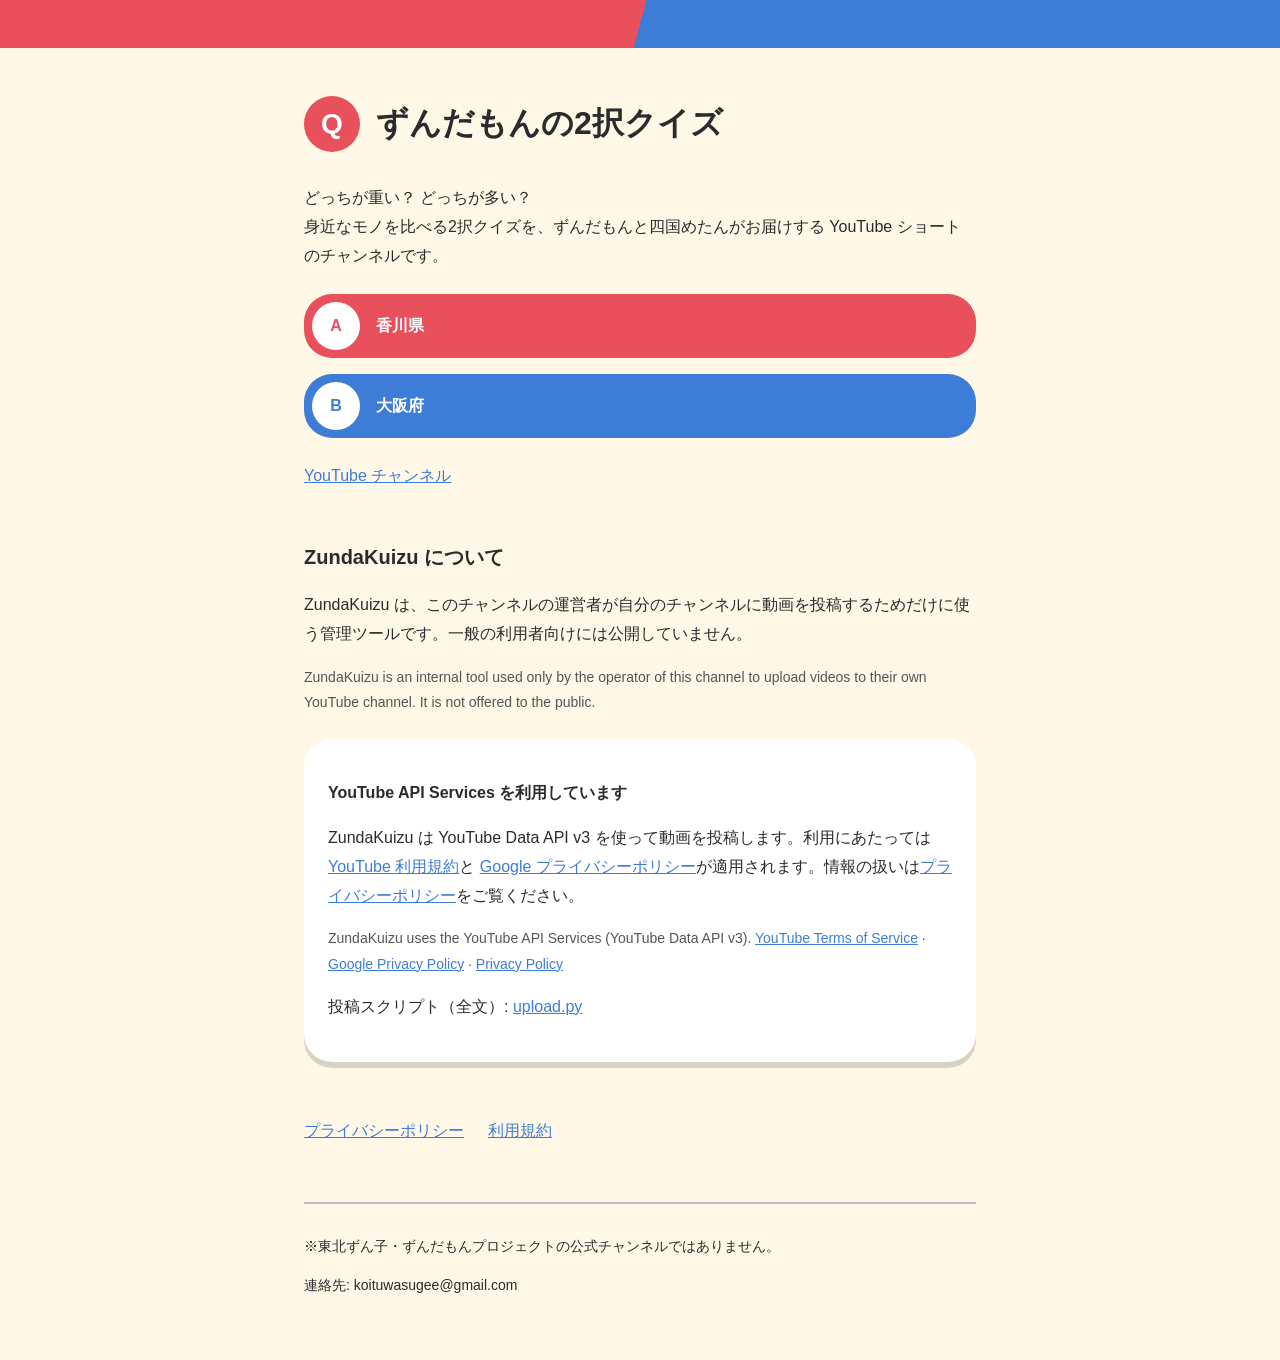
<file: index.html>
<!doctype html>
<html lang="ja">
<head>
<meta charset="utf-8">
<meta name="viewport" content="width=device-width, initial-scale=1">
<title>ずんだもんの2択クイズ</title>
<meta name="description" content="身近なモノを比べる2択クイズの YouTube ショートチャンネル">
<link rel="stylesheet" href="style.css">
</head>
<body>
<div class="band"></div>
<main>
  <h1 class="title"><span class="q">Q</span>ずんだもんの2択クイズ</h1>

  <p>どっちが重い？ どっちが多い？<br>身近なモノを比べる2択クイズを、ずんだもんと四国めたんがお届けする YouTube ショートのチャンネルです。</p>

  <div class="choices" aria-hidden="true">
    <div class="choice a"><b>A</b>香川県</div>
    <div class="choice b"><b>B</b>大阪府</div>
  </div>

  <p><a href="https://www.youtube.com/channel/UCIOG8KiUSZecC9Xasb06RGQ">YouTube チャンネル</a></p>

  <h2>ZundaKuizu について</h2>
  <p>ZundaKuizu は、このチャンネルの運営者が自分のチャンネルに動画を投稿するためだけに使う管理ツールです。一般の利用者向けには公開していません。</p>
  <p lang="en" class="note">ZundaKuizu is an internal tool used only by the operator of this channel to upload videos to their own YouTube channel. It is not offered to the public.</p>

  <div class="card">
    <p><strong>YouTube API Services を利用しています</strong></p>
    <p>ZundaKuizu は YouTube Data API v3 を使って動画を投稿します。利用にあたっては <a href="https://www.youtube.com/t/terms">YouTube 利用規約</a>と <a href="https://policies.google.com/privacy">Google プライバシーポリシー</a>が適用されます。情報の扱いは<a href="privacy.html">プライバシーポリシー</a>をご覧ください。</p>
    <p lang="en" class="note">ZundaKuizu uses the YouTube API Services (YouTube Data API v3). <a href="https://www.youtube.com/t/terms">YouTube Terms of Service</a> · <a href="https://policies.google.com/privacy">Google Privacy Policy</a> · <a href="privacy.html">Privacy Policy</a></p>
    <p>投稿スクリプト（全文）: <a href="upload.py">upload.py</a></p>
  </div>

  <nav>
    <a href="privacy.html">プライバシーポリシー</a>
    <a href="terms.html">利用規約</a>
  </nav>

  <footer>
    <p>※東北ずん子・ずんだもんプロジェクトの公式チャンネルではありません。</p>
    <p>連絡先: koituwasugee@gmail.com</p>
  </footer>
</main>
</body>
</html>
</file>
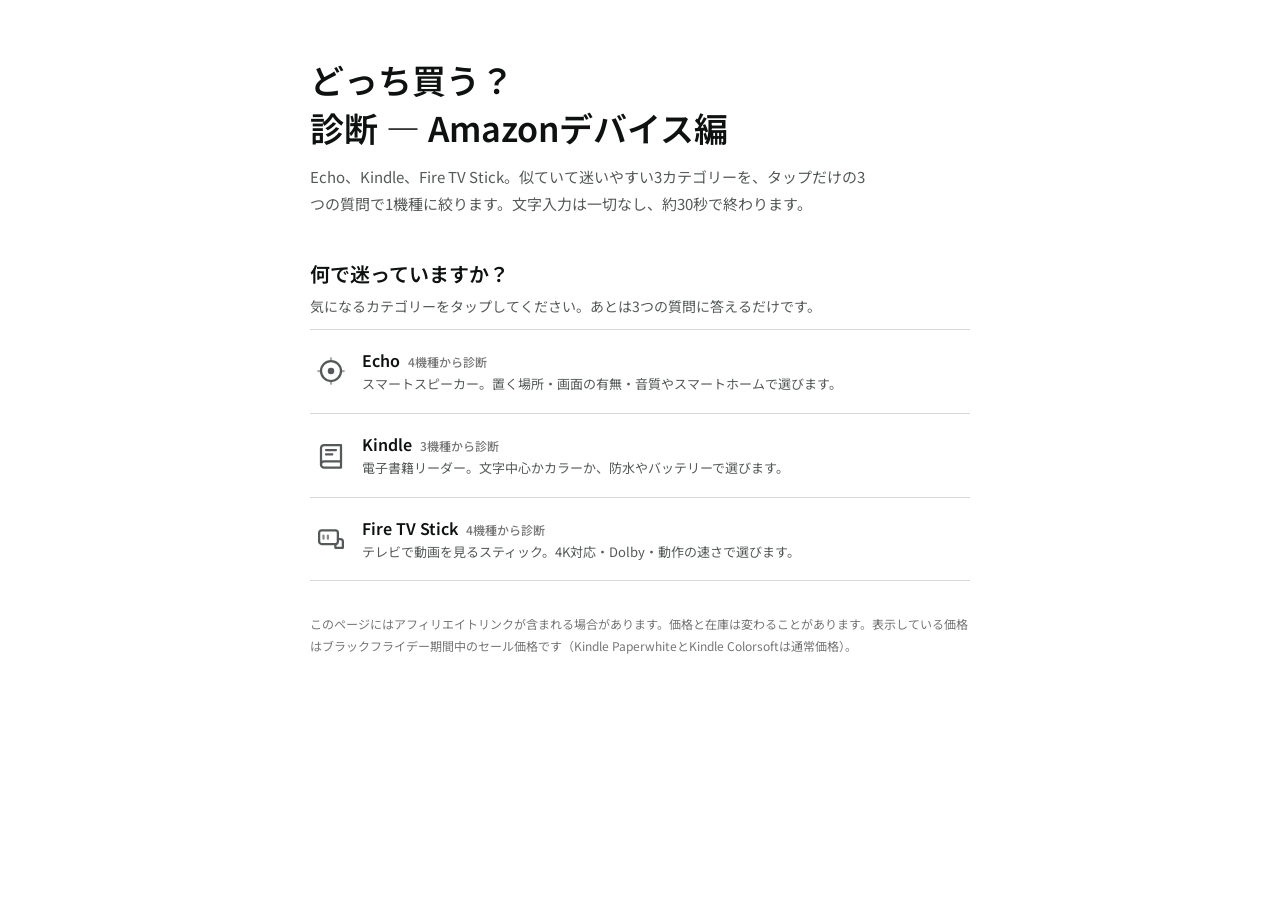
<file: shindan/index.html>
<!doctype html>
<html lang="ja">
<head>
<meta charset="utf-8" />
<meta name="viewport" content="width=device-width, initial-scale=1, viewport-fit=cover" />
<meta name="color-scheme" content="light dark" />
<link rel="icon" href="data:," />
<title>どっち買う？診断 | Amazonデバイス編</title>
<link rel="preconnect" href="https://fonts.googleapis.com">
<link rel="preconnect" href="https://fonts.gstatic.com" crossorigin>
<link href="https://fonts.googleapis.com/css2?family=Noto+Sans+JP:wght@400;500;700;800;900&display=swap" rel="stylesheet">
<style>
  :root{
    --bg:#ffffff;
    --surface:#ffffff;
    --hover:#f0f2f2;
    --ink:#0f1111;
    --ink-2:#565959;
    --ink-3:#767676;
    --line:#d5d9d9;
    --accent:#ff9900;
    --buy:#ffd814;
    --buy-hover:#f7ca00;
    color-scheme:light;
  }
  *{box-sizing:border-box}
  html{scroll-behavior:smooth}
  body{
    margin:0;
    font-family:"Noto Sans JP", "Hiragino Kaku Gothic ProN","Hiragino Sans", system-ui, -apple-system, sans-serif;
    background:var(--bg);
    color:var(--ink);
    line-height:1.7;
    -webkit-font-smoothing:antialiased;
  }
  button{font-family:inherit; cursor:pointer; color:inherit}
  a{color:inherit}
  .wrap{max-width:700px; margin:0 auto; padding:0 20px 48px}

  /* ---------- Hero ---------- */
  .hero{padding:40px 0 4px}
  .hero h1{
    font-size:30px; line-height:1.4; font-weight:600;
    margin:0 0 12px;
  }
  .hero p{margin:0; color:var(--ink-2); font-size:15px; line-height:1.8; max-width:560px}

  /* Sections */
  .section-head{margin:36px 0 4px}
  .section-head h2{font-size:20px; font-weight:600; margin:0}
  .section-sub{font-size:14px; color:var(--ink-2); margin:0 0 10px}

  /* Category rows */
  .cat-list{border-top:1px solid var(--line)}
  .cat-card{
    width:100%; text-align:left;
    background:none; border:0; border-bottom:1px solid var(--line); border-radius:0;
    padding:18px 4px;
    display:flex; gap:14px; align-items:center;
    transition:background .15s;
  }
  .cat-card:hover, .cat-card:focus-visible{background:var(--hover); outline:none}
  .cat-icon{
    flex:0 0 auto; width:34px; height:34px;
    display:grid; place-items:center; color:var(--ink-2);
  }
  .cat-body{flex:1; min-width:0}
  .cat-body strong{font-size:16px; font-weight:600; color:var(--ink); display:flex; align-items:baseline; gap:8px; flex-wrap:wrap}
  .cat-body strong em{font-style:normal; font-size:12px; font-weight:500; color:var(--ink-3)}
  .cat-body p{margin:2px 0 0; font-size:13px; color:var(--ink-2); line-height:1.6}
  .cat-arrow{display:none}

  .disclaimer{
    margin-top:32px; font-size:12px; line-height:1.8; color:var(--ink-3);
  }

  /* ---------- Quiz ---------- */
  .view{display:none}
  .view.active{display:block; animation:fadeIn .22s ease}
  @keyframes fadeIn{from{opacity:0; transform:translateY(6px)} to{opacity:1; transform:none}}
  @media (prefers-reduced-motion: reduce){ .view.active{animation:none} }

  .quiz-top{margin-top:24px}
  .back-btn{
    display:inline-flex; align-items:center; gap:6px;
    background:none; border:0; color:var(--ink-2);
    font-size:14px; font-weight:500; padding:8px 0; min-height:40px;
  }
  .progress-wrap{margin:16px 0 0}
  .progress-meta{display:flex; justify-content:space-between; font-size:13px; font-weight:500; color:var(--ink-2)}
  .progress-meta b{color:var(--ink); font-weight:600}
  .progress{height:6px; background:#eaeded; border-radius:999px; overflow:hidden; margin-top:8px}
  .progress i{display:block; height:100%; background:var(--accent); border-radius:999px; transition:width .3s ease}

  .q-card{margin-top:28px}
  .q-title{font-size:22px; font-weight:600; line-height:1.5; margin:0 0 18px}
  .options{border-top:1px solid var(--line)}
  .option-btn{
    width:100%; text-align:left; background:none;
    border:0; border-bottom:1px solid var(--line); border-radius:0; padding:16px 4px;
    display:block;
    transition:background .15s;
  }
  .option-btn:hover, .option-btn:focus-visible{background:var(--hover); outline:none}
  .option-btn.selected{background:var(--hover)}
  .option-text strong{font-size:15px; font-weight:500; display:block; line-height:1.5; color:var(--ink)}
  .option-text span{font-size:13px; color:var(--ink-2); display:block; margin-top:2px; line-height:1.6}

  /* ---------- Result ---------- */
  .result-card{margin-top:4px}
  .result-visual{padding:28px 0 20px; border-bottom:1px solid var(--line)}
  .result-visual .cat-name{font-size:13px; font-weight:500; color:var(--ink-2); margin:0 0 4px}
  .result-visual h2{font-size:30px; line-height:1.35; font-weight:600; margin:0}
  .result-visual p{margin:6px 0 0; color:var(--ink-2); font-size:15px; line-height:1.7}
  .result-body{padding:20px 0 0}
  .chips{margin-bottom:22px; font-size:13px; color:var(--ink-2)}
  .chips span:not(:last-child)::after{content:" ・"; color:var(--ink-3)}
  .why-box{margin-bottom:26px}
  .why-box h3{margin:0 0 6px; font-size:14px; font-weight:600}
  .why-box p{margin:0; font-size:15px; line-height:1.85; color:var(--ink)}
  .why-box p strong{font-weight:600}
  .price-row{
    display:flex; align-items:center; justify-content:space-between; gap:14px;
    margin:0 0 22px;
  }
  .price-row small{font-size:12px; color:var(--ink-3); display:block}
  .price-row strong{font-size:26px; font-weight:600; font-variant-numeric:tabular-nums}
  .amazon-btn{
    display:flex; align-items:center; justify-content:center; gap:8px;
    width:100%; min-height:50px; border-radius:999px;
    background:var(--buy); color:#0f1111; text-decoration:none;
    font-size:15px; font-weight:500;
  }
  .amazon-btn:hover{background:var(--buy-hover)}
  .amazon-btn:focus-visible{outline:2px solid var(--ink); outline-offset:2px}
  .result-actions{display:flex; gap:24px; align-items:center; margin-top:26px; flex-wrap:wrap}
  .btn-primary{
    min-height:46px; padding:0 22px; border-radius:999px;
    background:var(--surface); border:1px solid var(--line); color:var(--ink);
    font-size:14px; font-weight:500;
  }
  .btn-secondary{
    min-height:46px; padding:0;
    background:none; border:0; color:var(--ink-2);
    font-size:14px; font-weight:500; text-decoration:underline; text-underline-offset:3px;
  }
  .answers-recap{margin-top:36px}
  .answers-recap h3{font-size:13px; color:var(--ink-3); font-weight:600; margin:0 0 4px}
  .answers-recap ul{list-style:none; margin:0; padding:0; border-top:1px solid var(--line)}
  .answers-recap li{font-size:13px; border-bottom:1px solid var(--line); padding:10px 4px; display:flex; justify-content:space-between; gap:12px}
  .answers-recap li span{color:var(--ink-2); flex:1; min-width:0}
  .answers-recap li b{text-align:right; flex:0 0 auto; font-weight:500}

  footer{margin-top:44px; padding-top:16px; border-top:1px solid var(--line)}
  footer p{font-size:12px; color:var(--ink-3); line-height:1.8; margin:0 0 6px}
  @media (min-width:640px){
    .hero{padding-top:56px}
    .hero h1{font-size:34px}
    .result-visual h2{font-size:34px}
  }
</style>
</head>
<body>
<div class="wrap">

  <!-- ================= HOME ================= -->
  <section id="view-home" class="view active" aria-label="カテゴリー選択">
    <header class="hero">
      <h1>どっち買う？<br><span>診断</span> — Amazonデバイス編</h1>
      <p>Echo、Kindle、Fire TV Stick。似ていて迷いやすい3カテゴリーを、タップだけの3つの質問で1機種に絞ります。文字入力は一切なし、約30秒で終わります。</p>
      
    </header>

    

    <div class="section-head">
      <h2>何で迷っていますか？</h2>
      
    </div>
    <p class="section-sub">気になるカテゴリーをタップしてください。あとは3つの質問に答えるだけです。</p>

    <div class="cat-list" role="list">
      <button class="cat-card" data-cat="echo" type="button">
        <span class="cat-icon echo" aria-hidden="true">
          <svg width="30" height="30" viewBox="0 0 24 24" fill="none" stroke="currentColor" stroke-width="1.8" stroke-linecap="round"><circle cx="12" cy="12" r="8"/><circle cx="12" cy="12" r="2.6" fill="currentColor" stroke="none"/><path d="M12 1.8v2M12 20.2v2M1.8 12h2M20.2 12h2" opacity=".5"/></svg>
        </span>
        <span class="cat-body">
          <strong>Echo <em>4機種から診断</em></strong>
          <p>スマートスピーカー。置く場所・画面の有無・音質やスマートホームで選びます。</p>
        </span>
        <span class="cat-arrow" aria-hidden="true">›</span>
      </button>

      <button class="cat-card" data-cat="kindle" type="button">
        <span class="cat-icon kindle" aria-hidden="true">
          <svg width="30" height="30" viewBox="0 0 24 24" fill="none" stroke="currentColor" stroke-width="1.8" stroke-linecap="round" stroke-linejoin="round"><path d="M4 19.5A2.5 2.5 0 0 1 6.5 17H20V4H6.5A2.5 2.5 0 0 0 4 6.5v13z"/><path d="M4 19.5A2.5 2.5 0 0 0 6.5 22H20v-5"/><path d="M8 8h8M8 11.5h5"/></svg>
        </span>
        <span class="cat-body">
          <strong>Kindle <em>3機種から診断</em></strong>
          <p>電子書籍リーダー。文字中心かカラーか、防水やバッテリーで選びます。</p>
        </span>
        <span class="cat-arrow" aria-hidden="true">›</span>
      </button>

      <button class="cat-card" data-cat="firetv" type="button">
        <span class="cat-icon fire" aria-hidden="true">
          <svg width="30" height="30" viewBox="0 0 24 24" fill="none" stroke="currentColor" stroke-width="1.8" stroke-linecap="round" stroke-linejoin="round"><rect x="2.5" y="5" width="15" height="11" rx="2"/><path d="M17.5 12h2a2 2 0 0 1 2 2v5h-6v-3"/><path d="M6 9.2v2.6M9.5 9.2v2.6" opacity=".7"/></svg>
        </span>
        <span class="cat-body">
          <strong>Fire TV Stick <em>4機種から診断</em></strong>
          <p>テレビで動画を見るスティック。4K対応・Dolby・動作の速さで選びます。</p>
        </span>
        <span class="cat-arrow" aria-hidden="true">›</span>
      </button>
    </div>

    

    <p class="disclaimer">このページにはアフィリエイトリンクが含まれる場合があります。価格と在庫は変わることがあります。表示している価格はブラックフライデー期間中のセール価格です（Kindle PaperwhiteとKindle Colorsoftは通常価格）。</p>
  </section>

  <!-- ================= QUIZ ================= -->
  <section id="view-quiz" class="view" aria-label="診断の質問">
    <div class="quiz-top">
      <button class="back-btn" id="backBtn" type="button">← 戻る</button>
      <div class="progress-wrap">
        <div class="progress-meta"><span id="progressLabel">質問 1 / 3</span><span><b id="progressCat">Echo</b> 診断中</span></div>
        <div class="progress" aria-hidden="true"><i id="progressBar" style="width:33%"></i></div>
      </div>
    </div>
    <div class="q-card">
      
      <h2 class="q-title" id="qTitle"></h2>
      
      <div class="options" id="options"></div>
    </div>
    
  </section>

  <!-- ================= RESULT ================= -->
  <section id="view-result" class="view" aria-label="診断結果">

    <article class="result-card">
      <div class="result-visual">
        <p class="cat-name" id="rCat"></p>
        <h2 id="rName"></h2>
        <p id="rTagline"></p>
      </div>
      <div class="result-body">
        <div class="chips" id="rChips"></div>

        <div class="why-box">
          <h3>なぜこれがおすすめか</h3>
          <p id="rWhy"></p>
        </div>

        <div class="price-row">
          <div>
            <small id="rPriceLabel">通常価格</small>
            <strong id="rPrice"></strong>
          </div>
          
        </div>

        <a class="amazon-btn" id="rAmazon" href="#" target="_blank" rel="noopener noreferrer">
          Amazon.co.jpでこの機種を見る
          <svg width="18" height="18" viewBox="0 0 24 24" fill="none" stroke="currentColor" stroke-width="2.4" stroke-linecap="round" stroke-linejoin="round" aria-hidden="true"><path d="M7 17L17 7M9 7h8v8"/></svg>
        </a>
        

        <div class="result-actions">
          <button class="btn-primary" id="restartBtn" type="button">もう一度診断する</button>
          <button class="btn-secondary" id="changeCatBtn" type="button">別のカテゴリーを診断する</button>
        </div>

        <div class="answers-recap">
          <h3>あなたの回答</h3>
          <ul id="rAnswers"></ul>
        </div>
      </div>
    </article>

    

    <footer>
      <p>このページにはアフィリエイトリンクが含まれる場合があります。価格と在庫は変わることがあります。</p>
      <p>製品仕様・価格は変更される場合があります。購入前にAmazon.co.jpの商品ページで最新情報をご確認ください。</p>
    </footer>
  </section>

</div>

<script>
(function(){
  "use strict";

  var DATA = {
    echo: {
      label: "Echo",
      fullLabel: "Echo — スマートスピーカー",
      questions: [
        {
          title: "置く場所は？",
          hint: "主に使う部屋を選んでください。",
          options: [
            { label: "リビング", desc: "家族で使う・テレビの近く", scores: { dotmax: 2, dot5: 1 } },
            { label: "寝室", desc: "ベッドサイドに置きたい", scores: { time: 3, spot: 1, dot5: 1 } },
            { label: "キッチン・洗面所", desc: "タイマーや音楽に使いたい", scores: { dot5: 2, spot: 1 } },
            { label: "書斎・デスク周り", desc: "仕事や勉強のお供に", scores: { dot5: 2, dotmax: 1 } }
          ]
        },
        {
          title: "画面は要る？",
          hint: "声だけでも使えます。画面があると天気や時刻がひと目で分かります。",
          options: [
            { label: "画面はいらない", desc: "声だけで十分", scores: { dot5: 2, dotmax: 2 } },
            { label: "時計表示があれば十分", desc: "時刻がパッと見えればOK", scores: { time: 4, spot: 1 } },
            { label: "小さな画面付きがいい", desc: "天気・予定・カメラ映像も見たい", scores: { spot: 5 } }
          ]
        },
        {
          title: "何を重視する？",
          hint: "一番大事にしたいポイントを1つ選んでください。",
          options: [
            { label: "まずは安く試したい", desc: "初めてのスマートスピーカー", scores: { dot5: 3 } },
            { label: "音質とスマートホーム", desc: "音楽も家電操作も本格的に", scores: { dotmax: 4 } },
            { label: "バランスの良さ", desc: "価格と機能のちょうどよさ", scores: { dot5: 2, dotmax: 1 } },
            { label: "目覚まし・時計の使いやすさ", desc: "朝の起床と時間管理", scores: { time: 3 } }
          ]
        }
      ],
      results: {
        dot5: {
          name: "Echo Dot（第5世代）",
          tagline: "温度・人感センサー付きの定番モデル。初めての1台に。",
          chips: ["温度センサー", "人感センサー", "定番・バランス型"],
          why: "初めてのEchoにぴったりの定番モデルです。<strong>温度・人感センサー付き</strong>で、人の動きを照明やエアコンの操作のきっかけにもできます。価格を抑えつつ、音楽もスマートホームもバランスよく試したい方におすすめです。",
          price: "¥5,480",
          sale: true,
          search: "Echo Dot 第5世代",
          url: "https://www.amazon.co.jp/dp/B09B8SZLLG?tag=gamedevnamito-22"
        },
        dotmax: {
          name: "Echo Dot Max",
          tagline: "重低音とスマートホームハブ内蔵。音と拡張性で選ぶなら。",
          chips: ["重低音", "スマートホームハブ内蔵", "音質重視"],
          why: "重低音がしっかり響くので、<strong>リビングで音楽を楽しみたい方</strong>に最適です。スマートホームハブ内蔵で、対応家電をまとめて声で操作できます。音質とスマートホームの拡張性を重視するならこちらです。",
          price: "¥8,980",
          sale: true,
          search: "Echo Dot Max",
          url: "https://www.amazon.co.jp/dp/B0DKLWZY2Z?tag=gamedevnamito-22"
        },
        time: {
          name: "Echo Time",
          tagline: "2026年の新スマートクロック。寝室の目覚ましに特化。",
          chips: ["2026年 新モデル", "スマートクロック", "目覚まし・時計向け"],
          why: "寝室に置くことを考えた<strong>2026年の新しいスマートクロック</strong>です。時刻がひと目で分かり、目覚ましやタイマー、就寝前の音楽も声だけで操作できます。スマホを見ずに朝を迎えたい方に合っています。",
          price: "¥26,980",
          sale: true,
          search: "Echo Time",
          url: "https://www.amazon.co.jp/dp/B0GFY8RKJL?tag=gamedevnamito-22"
        },
        spot: {
          name: "Echo Spot",
          tagline: "小さな画面付きでコンパクト。天気も予定もひと目で確認。",
          chips: ["小さな画面付き", "コンパクト", "天気・カメラ確認"],
          why: "小さな画面で<strong>天気・カレンダー・カメラ映像をさっと確認</strong>できます。画面付きでもコンパクトなので、ベッドサイドや玄関にも置きやすいモデルです。声と画面の両方を使えるモデルを手軽に試したい方におすすめです。",
          price: "¥7,480",
          sale: true,
          search: "Echo Spot",
          url: "https://www.amazon.co.jp/dp/B0C2S4K41G?tag=gamedevnamito-22"
        }
      },
      tieOrder: ["spot", "time", "dotmax", "dot5"]
    },

    kindle: {
      label: "Kindle",
      fullLabel: "Kindle — 電子書籍リーダー",
      questions: [
        {
          title: "読むのは文字中心？カラーで読みたい？",
          hint: "普段よく読む本のタイプを選んでください。",
          options: [
            { label: "小説など文字中心", desc: "活字の本がほとんど", scores: { base: 2, paperwhite: 2 } },
            { label: "マンガ・雑誌をカラーで読みたい", desc: "カラーページもそのまま楽しみたい", scores: { colorsoft: 5 } },
            { label: "両方読むけど文字が多め", desc: "たまにマンガや雑誌も読む", scores: { paperwhite: 2, base: 1 } }
          ]
        },
        {
          title: "お風呂や外出先でも読む？",
          hint: "よく読む場所・シーンを選んでください。",
          options: [
            { label: "お風呂でも読みたい", desc: "防水があると安心", scores: { paperwhite: 3, colorsoft: 3 } },
            { label: "外出先・通勤で読みたい", desc: "軽くて持ち運びやすい方がいい", scores: { base: 2, paperwhite: 1 } },
            { label: "主に家の中で読む", desc: "ソファやベッドでゆっくり", scores: { base: 1, colorsoft: 1 } }
          ]
        },
        {
          title: "何を重視する？",
          hint: "一番大事にしたいポイントを1つ選んでください。",
          options: [
            { label: "軽さと安さ", desc: "気軽に始めたい・片手で持ちたい", scores: { base: 4 } },
            { label: "バッテリーの長さと防水", desc: "充電を気にせず、どこでも読みたい", scores: { paperwhite: 4 } },
            { label: "カラー表示と読みやすさ", desc: "マンガ・雑誌・ハイライトを活用したい", scores: { colorsoft: 4 } }
          ]
        }
      ],
      results: {
        base: {
          name: "Kindle 16GB",
          tagline: "シリーズ最軽量。軽さと安さで選ぶ、最初の1台。",
          chips: ["6インチ", "シリーズ最軽量", "バッテリー最大6週間", "16GB"],
          why: "<strong>シリーズ最軽量</strong>で片手でも疲れにくく、通勤や外出のお供に最適です。6インチでも、小説など文字中心の読書には十分な大きさです。まずは安く電子書籍を始めたい方の最初の1台におすすめです。",
          price: "¥24,980",
          sale: true,
          search: "Kindle 16GB",
          url: "https://www.amazon.co.jp/dp/B0G4SL3W21?tag=gamedevnamito-22"
        },
        paperwhite: {
          name: "Kindle Paperwhite",
          tagline: "IPX8防水と最大12週間のバッテリー。毎日読む方の本命。",
          chips: ["7インチ", "IPX8防水", "バッテリー最大12週間"],
          why: "<strong>IPX8防水</strong>なのでお風呂でも安心して読めます。7インチの見やすい画面と<strong>最大12週間のバッテリー</strong>で、充電を気にせず長く使えます。毎日しっかり読む方に一番バランスの良いモデルです。",
          price: "¥39,980",
          search: "Kindle Paperwhite",
          url: "https://www.amazon.co.jp/dp/B0GV5VHTL6?tag=gamedevnamito-22"
        },
        colorsoft: {
          name: "Kindle Colorsoft",
          tagline: "7インチカラー表示。マンガ・雑誌を色そのままに。",
          chips: ["7インチ カラー", "5色ハイライト", "バッテリー最大8週間"],
          why: "<strong>カラー表示対応</strong>で、マンガや雑誌のページがそのままの色で楽しめます。5色のハイライトで気になった箇所を色分けできるのも便利です。文字だけでなくカラーコンテンツも多い方におすすめです。",
          price: "¥51,980",
          search: "Kindle Colorsoft",
          url: "https://www.amazon.co.jp/dp/B0GV62167S?tag=gamedevnamito-22"
        }
      },
      tieOrder: ["colorsoft", "paperwhite", "base"]
    },

    firetv: {
      label: "Fire TV Stick",
      fullLabel: "Fire TV Stick — ストリーミング",
      questions: [
        {
          title: "テレビは4K？",
          hint: "つなぐテレビの解像度を選んでください。",
          options: [
            { label: "4Kテレビ", desc: "4K対応のテレビを使っている", scores: { s4k: 2, plus: 2, max: 2 } },
            { label: "フルHDテレビ", desc: "4Kではないテレビ", scores: { hd: 4, s4k: 1 } },
            { label: "わからない／これから買う", desc: "型番は分からない", scores: { s4k: 2, hd: 1 } }
          ]
        },
        {
          title: "見るのは何が中心？",
          hint: "一番よく見るジャンルを選んでください。",
          options: [
            { label: "YouTubeや無料動画が中心", desc: "気軽にいろいろ見たい", scores: { s4k: 2, hd: 1 } },
            { label: "映画・ドラマをじっくり", desc: "映像と音にこだわりたい", scores: { plus: 4, max: 1 } },
            { label: "スポーツやライブ", desc: "動きの速い映像が多い", scores: { max: 2, s4k: 1 } },
            { label: "いろいろまんべんなく", desc: "映画も動画もスポーツも", scores: { s4k: 2, max: 1 } }
          ]
        },
        {
          title: "何を重視する？",
          hint: "一番大事にしたいポイントを1つ選んでください。",
          options: [
            { label: "まずは安く試したい", desc: "価格を抑えて始めたい", scores: { hd: 3, s4k: 2 } },
            { label: "手軽さ・配線のシンプルさ", desc: "コンセント周りをすっきりさせたい", scores: { s4k: 4 } },
            { label: "画質と音響（Dolby対応）", desc: "映画を良い画と音で", scores: { plus: 4 } },
            { label: "動作の速さ", desc: "起動や切り替えの速さ最優先", scores: { max: 5 } }
          ]
        }
      ],
      results: {
        hd: {
          name: "Fire TV Stick HD",
          tagline: "フルHDテレビに最適なエントリーモデル。",
          chips: ["フルHD対応", "エントリーモデル", "手軽に開始"],
          why: "<strong>フルHDテレビに最適なエントリーモデル</strong>です。YouTubeや各種動画サービスを大画面で手軽に楽しめます。まずは安くストリーミングを始めたい方にぴったりです。",
          price: "¥3,980",
          sale: true,
          search: "Fire TV Stick HD",
          url: "https://www.amazon.co.jp/dp/B0G3YCRJKX?tag=gamedevnamito-22"
        },
        s4k: {
          name: "Fire TV Stick 4K",
          tagline: "2026年新モデル。4Kを手軽に、配線もすっきり。",
          chips: ["4K対応", "2026年 新モデル", "テレビのUSB給電対応"],
          why: "<strong>2026年の新モデル</strong>で、4K映像を手軽に楽しめます。テレビのUSB給電に対応し、コンセント周りの配線がすっきりするのも魅力です。4Kテレビで迷ったらまず検討したい標準モデルです。",
          price: "¥5,980",
          sale: true,
          search: "Fire TV Stick 4K",
          url: "https://www.amazon.co.jp/dp/B0GSHC4PWG?tag=gamedevnamito-22"
        },
        plus: {
          name: "Fire TV Stick 4K Plus",
          tagline: "Dolby Vision・Dolby Atmos対応。映画好きのための1台。",
          chips: ["Dolby Vision", "Dolby Atmos", "4K対応"],
          why: "<strong>Dolby Vision・Dolby Atmos</strong>に対応し、映画の映像と音にこだわりたい方向けです。対応テレビと組み合わせれば、自宅で映画館のような没入感が味わえます。映画・ドラマ中心の方におすすめです。",
          price: "¥6,980",
          sale: true,
          search: "Fire TV Stick 4K Plus",
          url: "https://www.amazon.co.jp/dp/B0G2TQZMY1?tag=gamedevnamito-22"
        },
        max: {
          name: "Fire TV Stick 4K Max",
          tagline: "最速モデル。2.0GHz・Wi-Fi 6E・16GB搭載。",
          chips: ["2.0GHz", "Wi-Fi 6E", "16GB", "最速モデル"],
          why: "<strong>2.0GHzプロセッサとWi-Fi 6E、16GBストレージ</strong>搭載で、動作の速さを求める方に向けたモデルです。アプリの起動や切り替えが軽快で、長く快適に使いたい方におすすめの最上位モデルです。",
          price: "¥8,980",
          sale: true,
          search: "Fire TV Stick 4K Max",
          url: "https://www.amazon.co.jp/dp/B0G2TXBSWJ?tag=gamedevnamito-22"
        }
      },
      tieOrder: ["max", "plus", "s4k", "hd"]
    }
  };

  var state = { cat: null, step: 0, answers: [] };

  var viewHome = document.getElementById("view-home");
  var viewQuiz = document.getElementById("view-quiz");
  var viewResult = document.getElementById("view-result");

  function show(view){
    [viewHome, viewQuiz, viewResult].forEach(function(v){ v.classList.remove("active"); });
    view.classList.add("active");
    window.scrollTo({ top: 0, behavior: "smooth" });
  }

  function startQuiz(cat){
    state.cat = cat;
    state.step = 0;
    state.answers = [];
    renderQuestion();
    show(viewQuiz);
  }

  function renderQuestion(){
    var data = DATA[state.cat];
    var q = data.questions[state.step];
    document.getElementById("progressLabel").textContent = "質問 " + (state.step + 1) + " / " + data.questions.length;
    document.getElementById("progressCat").textContent = data.label;
    document.getElementById("progressBar").style.width = Math.round(((state.step + 1) / data.questions.length) * 100) + "%";
    document.getElementById("qTitle").textContent = q.title;
    

    var backBtn = document.getElementById("backBtn");
    backBtn.textContent = state.step === 0 ? "← カテゴリーに戻る" : "← 前の質問に戻る";

    var container = document.getElementById("options");
    container.innerHTML = "";
    q.options.forEach(function(opt, idx){
      var btn = document.createElement("button");
      btn.type = "button";
      btn.className = "option-btn";
      btn.setAttribute("aria-label", opt.label);
      btn.innerHTML = '<span class="option-text"><strong></strong><span></span></span>';
      btn.querySelector(".option-text strong").textContent = opt.label;
      btn.querySelector(".option-text span").textContent = opt.desc || "";
      btn.addEventListener("click", function(){
        btn.classList.add("selected");
        // brief pause so the tap feels registered
        setTimeout(function(){ answer(idx); }, 140);
      });
      container.appendChild(btn);
    });
  }

  function answer(idx){
    var data = DATA[state.cat];
    state.answers[state.step] = idx;
    // trim any answers beyond current step (when user went back and changed path)
    state.answers = state.answers.slice(0, state.step + 1);
    if (state.step < data.questions.length - 1){
      state.step++;
      renderQuestion();
    } else {
      showResult();
    }
  }

  function computeResult(){
    var data = DATA[state.cat];
    var scores = {};
    Object.keys(data.results).forEach(function(k){ scores[k] = 0; });
    state.answers.forEach(function(ansIdx, qIdx){
      var opt = data.questions[qIdx].options[ansIdx];
      if (!opt) return;
      Object.keys(opt.scores).forEach(function(k){ scores[k] = (scores[k] || 0) + opt.scores[k]; });
    });
    var best = null, bestScore = -1;
    // tie-break by tieOrder priority
    data.tieOrder.forEach(function(k){
      if (scores[k] > bestScore){ bestScore = scores[k]; best = k; }
    });
    // also check any key not in tieOrder
    Object.keys(scores).forEach(function(k){
      if (scores[k] > bestScore){ bestScore = scores[k]; best = k; }
    });
    return { key: best, scores: scores };
  }

  function showResult(){
    var data = DATA[state.cat];
    var computed = computeResult();
    var r = data.results[computed.key];

    document.getElementById("rCat").textContent = data.fullLabel;
    document.getElementById("rName").textContent = r.name;
    document.getElementById("rTagline").textContent = r.tagline;

    var chips = document.getElementById("rChips");
    chips.innerHTML = "";
    r.chips.forEach(function(c){
      var s = document.createElement("span"); s.textContent = c; chips.appendChild(s);
    });

    document.getElementById("rWhy").innerHTML = r.why;

    var priceEl = document.getElementById("rPrice");
    var priceLabel = document.getElementById("rPriceLabel");
    
    if (r.price){
      priceLabel.textContent = r.sale ? "セール価格" : "通常価格";
      priceEl.textContent = r.price;
      
    } else {
      priceLabel.textContent = "価格について";
      priceEl.textContent = "Amazonで確認";
      priceEl.style.fontSize = "18px";
      
    }
    if (r.price){ priceEl.style.fontSize = ""; }

    var amazonUrl = r.url || ("https://www.amazon.co.jp/s?k=" + encodeURIComponent(r.search));
    document.getElementById("rAmazon").href = amazonUrl;

    var recap = document.getElementById("rAnswers");
    recap.innerHTML = "";
    state.answers.forEach(function(ansIdx, qIdx){
      var q = data.questions[qIdx];
      var opt = q.options[ansIdx];
      var li = document.createElement("li");
      var span = document.createElement("span"); span.textContent = "Q" + (qIdx + 1) + ". " + q.title;
      var b = document.createElement("b"); b.textContent = opt ? opt.label : "";
      li.appendChild(span); li.appendChild(b);
      recap.appendChild(li);
    });

    show(viewResult);
  }

  // Category selection
  document.querySelectorAll("[data-cat]").forEach(function(btn){
    btn.addEventListener("click", function(){ startQuiz(btn.getAttribute("data-cat")); });
  });

  // Back
  document.getElementById("backBtn").addEventListener("click", function(){
    if (state.step === 0){
      show(viewHome);
    } else {
      state.step--;
      renderQuestion();
      // re-render quiz view (already active, just update)
      show(viewQuiz);
      window.scrollTo({ top: 0, behavior: "smooth" });
    }
  });

  // Restart / change category (both return home; restart keeps intent clear)
  document.getElementById("restartBtn").addEventListener("click", function(){
    state = { cat: null, step: 0, answers: [] };
    show(viewHome);
  });
  document.getElementById("changeCatBtn").addEventListener("click", function(){
    state = { cat: null, step: 0, answers: [] };
    show(viewHome);
  });
})();
</script>
</body>
</html>
</file>
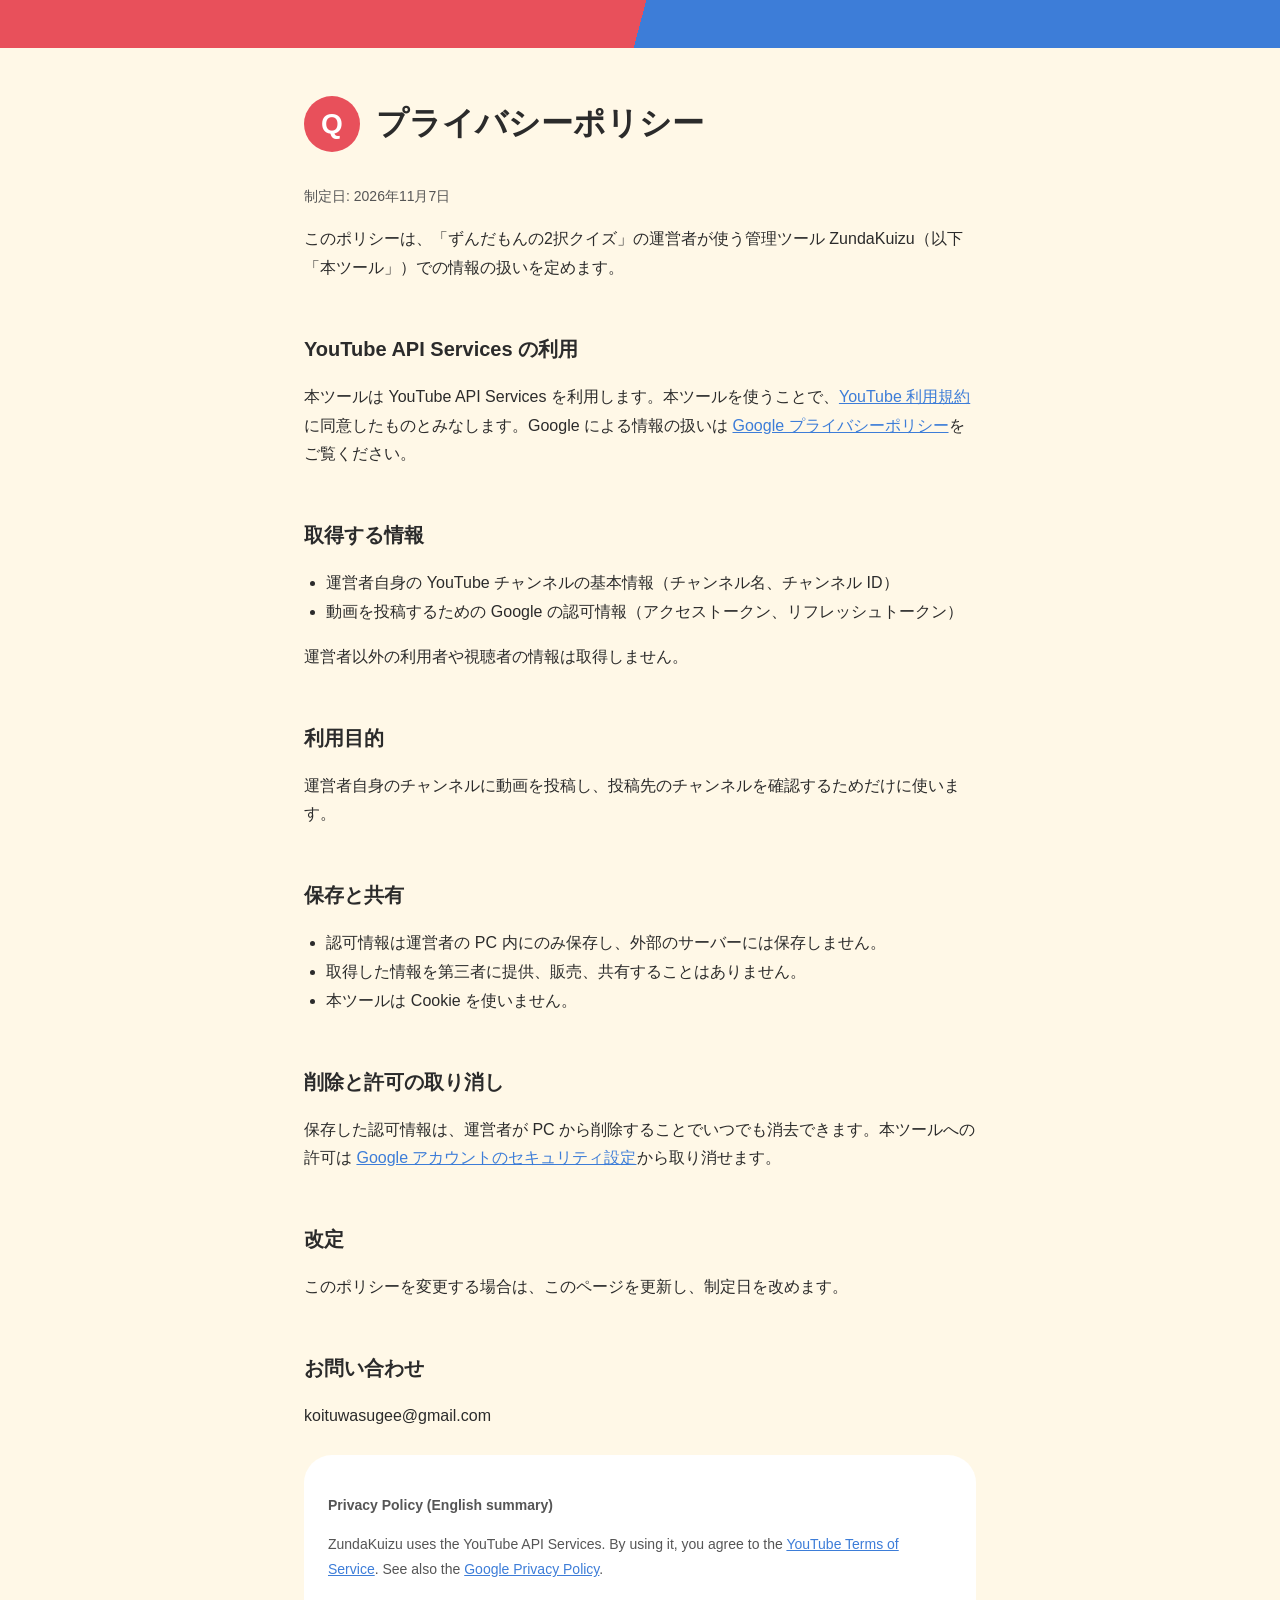
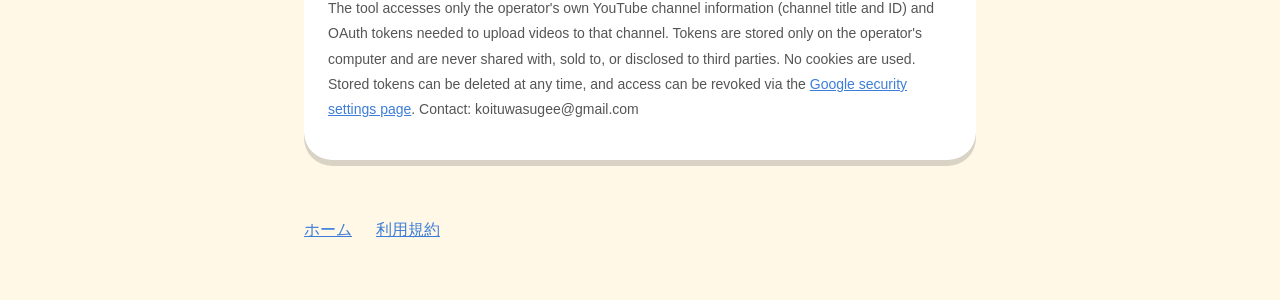
<file: privacy.html>
<!doctype html>
<html lang="ja">
<head>
<meta charset="utf-8">
<meta name="viewport" content="width=device-width, initial-scale=1">
<title>プライバシーポリシー | ずんだもんの2択クイズ</title>
<link rel="stylesheet" href="style.css">
</head>
<body>
<div class="band"></div>
<main>
  <h1 class="title"><span class="q">Q</span>プライバシーポリシー</h1>
  <p class="note">制定日: 2026年11月7日</p>

  <p>このポリシーは、「ずんだもんの2択クイズ」の運営者が使う管理ツール ZundaKuizu（以下「本ツール」）での情報の扱いを定めます。</p>

  <h2>YouTube API Services の利用</h2>
  <p>本ツールは YouTube API Services を利用します。本ツールを使うことで、<a href="https://www.youtube.com/t/terms">YouTube 利用規約</a>に同意したものとみなします。Google による情報の扱いは <a href="https://policies.google.com/privacy">Google プライバシーポリシー</a>をご覧ください。</p>

  <h2>取得する情報</h2>
  <ul>
    <li>運営者自身の YouTube チャンネルの基本情報（チャンネル名、チャンネル ID）</li>
    <li>動画を投稿するための Google の認可情報（アクセストークン、リフレッシュトークン）</li>
  </ul>
  <p>運営者以外の利用者や視聴者の情報は取得しません。</p>

  <h2>利用目的</h2>
  <p>運営者自身のチャンネルに動画を投稿し、投稿先のチャンネルを確認するためだけに使います。</p>

  <h2>保存と共有</h2>
  <ul>
    <li>認可情報は運営者の PC 内にのみ保存し、外部のサーバーには保存しません。</li>
    <li>取得した情報を第三者に提供、販売、共有することはありません。</li>
    <li>本ツールは Cookie を使いません。</li>
  </ul>

  <h2>削除と許可の取り消し</h2>
  <p>保存した認可情報は、運営者が PC から削除することでいつでも消去できます。本ツールへの許可は <a href="https://security.google.com/settings/security/permissions">Google アカウントのセキュリティ設定</a>から取り消せます。</p>

  <h2>改定</h2>
  <p>このポリシーを変更する場合は、このページを更新し、制定日を改めます。</p>

  <h2>お問い合わせ</h2>
  <p>koituwasugee@gmail.com</p>

  <div lang="en" class="card note">
    <p><strong>Privacy Policy (English summary)</strong></p>
    <p>ZundaKuizu uses the YouTube API Services. By using it, you agree to the <a href="https://www.youtube.com/t/terms">YouTube Terms of Service</a>. See also the <a href="https://policies.google.com/privacy">Google Privacy Policy</a>.</p>
    <p>The tool accesses only the operator's own YouTube channel information (channel title and ID) and OAuth tokens needed to upload videos to that channel. Tokens are stored only on the operator's computer and are never shared with, sold to, or disclosed to third parties. No cookies are used. Stored tokens can be deleted at any time, and access can be revoked via the <a href="https://security.google.com/settings/security/permissions">Google security settings page</a>. Contact: koituwasugee@gmail.com</p>
  </div>

  <nav>
    <a href="index.html">ホーム</a>
    <a href="terms.html">利用規約</a>
  </nav>
</main>
</body>
</html>
</file>
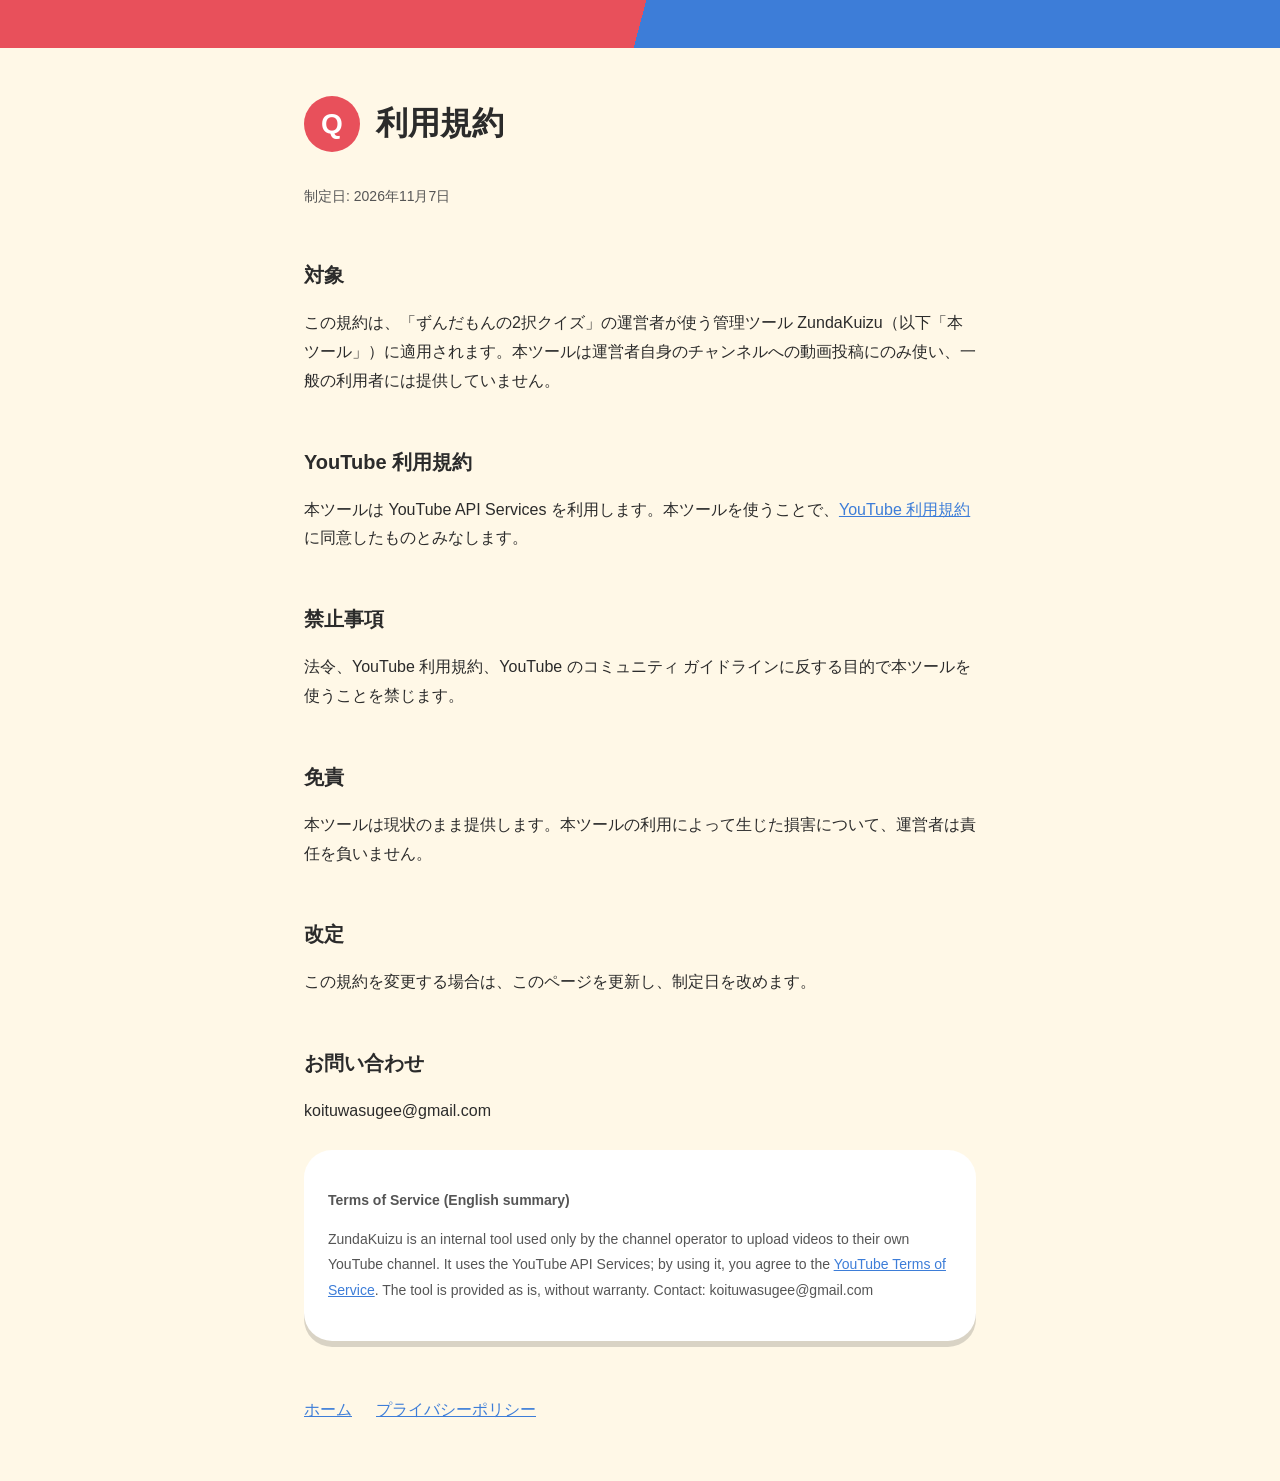
<file: terms.html>
<!doctype html>
<html lang="ja">
<head>
<meta charset="utf-8">
<meta name="viewport" content="width=device-width, initial-scale=1">
<title>利用規約 | ずんだもんの2択クイズ</title>
<link rel="stylesheet" href="style.css">
</head>
<body>
<div class="band"></div>
<main>
  <h1 class="title"><span class="q">Q</span>利用規約</h1>
  <p class="note">制定日: 2026年11月7日</p>

  <h2>対象</h2>
  <p>この規約は、「ずんだもんの2択クイズ」の運営者が使う管理ツール ZundaKuizu（以下「本ツール」）に適用されます。本ツールは運営者自身のチャンネルへの動画投稿にのみ使い、一般の利用者には提供していません。</p>

  <h2>YouTube 利用規約</h2>
  <p>本ツールは YouTube API Services を利用します。本ツールを使うことで、<a href="https://www.youtube.com/t/terms">YouTube 利用規約</a>に同意したものとみなします。</p>

  <h2>禁止事項</h2>
  <p>法令、YouTube 利用規約、YouTube のコミュニティ ガイドラインに反する目的で本ツールを使うことを禁じます。</p>

  <h2>免責</h2>
  <p>本ツールは現状のまま提供します。本ツールの利用によって生じた損害について、運営者は責任を負いません。</p>

  <h2>改定</h2>
  <p>この規約を変更する場合は、このページを更新し、制定日を改めます。</p>

  <h2>お問い合わせ</h2>
  <p>koituwasugee@gmail.com</p>

  <div lang="en" class="card note">
    <p><strong>Terms of Service (English summary)</strong></p>
    <p>ZundaKuizu is an internal tool used only by the channel operator to upload videos to their own YouTube channel. It uses the YouTube API Services; by using it, you agree to the <a href="https://www.youtube.com/t/terms">YouTube Terms of Service</a>. The tool is provided as is, without warranty. Contact: koituwasugee@gmail.com</p>
  </div>

  <nav>
    <a href="index.html">ホーム</a>
    <a href="privacy.html">プライバシーポリシー</a>
  </nav>
</main>
</body>
</html>
</file>
<file: style.css>
/* 正典: ProjectShort/DESIGN.md */
:root {
  --paper: #FFF8E7;
  --ink: #2B2B2B;
  --choice-a: #E8505B;
  --choice-b: #3D7DD8;
  --highlight: #FFD23F;
  --dimmed: #BDBDBD;
  --on-color: #FFFFFF;
  --surface: #FFFFFF;
  --ink-sub: #555555;
  --shadow: 0 6px 0 rgba(0, 0, 0, .15);
  --font: "BIZ UDGothic", "BIZ UDPGothic", "Yu Gothic", sans-serif;
}

* { box-sizing: border-box; }

body {
  margin: 0;
  background: var(--paper);
  color: var(--ink);
  font-family: var(--font);
  font-size: 16px;
  line-height: 1.8;
}

.band {
  height: 48px;
  /* 赤と青の塗り分け（境目はくっきり。バナーと同じ） */
  background: linear-gradient(105deg, var(--choice-a) 0 50%, var(--choice-b) 50% 100%);
}

main {
  max-width: 720px;
  margin: 0 auto;
  padding: 48px 24px;
}

.title {
  display: flex;
  align-items: center;
  gap: 16px;
  margin: 0 0 32px;
  font-size: 32px;
  font-weight: 700;
  line-height: 1.3;
}

.q {
  flex: none;
  display: grid;
  place-items: center;
  width: 56px;
  height: 56px;
  border-radius: 50%;
  background: var(--choice-a);
  color: var(--on-color);
  font-size: 28px;
}

h2 {
  margin: 48px 0 8px;
  font-size: 20px;
  font-weight: 700;
}

.card {
  margin: 24px 0;
  padding: 24px;
  border-radius: 28px;
  background: var(--surface);
  box-shadow: var(--shadow);
}

.choices { display: grid; gap: 16px; margin: 24px 0; }

.choice {
  display: flex;
  align-items: center;
  gap: 16px;
  min-height: 64px;
  padding: 8px 24px 8px 8px;
  border-radius: 28px;
  color: var(--on-color);
  font-weight: 700;
}

.choice b {
  display: grid;
  place-items: center;
  width: 48px;
  height: 48px;
  border-radius: 50%;
  background: var(--on-color);
}

.choice.a { background: var(--choice-a); }
.choice.a b { color: var(--choice-a); }
.choice.b { background: var(--choice-b); }
.choice.b b { color: var(--choice-b); }

a { color: var(--choice-b); }
a:focus-visible { outline: 3px solid var(--highlight); outline-offset: 2px; }

nav { display: flex; flex-wrap: wrap; gap: 8px 24px; margin-top: 48px; }
nav a { display: inline-flex; align-items: center; min-height: 44px; }

.note { font-size: 14px; color: var(--ink-sub); }

ul { padding-left: 1.4em; }

footer {
  margin-top: 48px;
  padding-top: 16px;
  border-top: 2px solid var(--dimmed);
  font-size: 14px;
}

@media (max-width: 599px) {
  main { padding: 32px 16px; }
  .title { font-size: 24px; }
  .q { width: 44px; height: 44px; font-size: 22px; }
}
</file>
